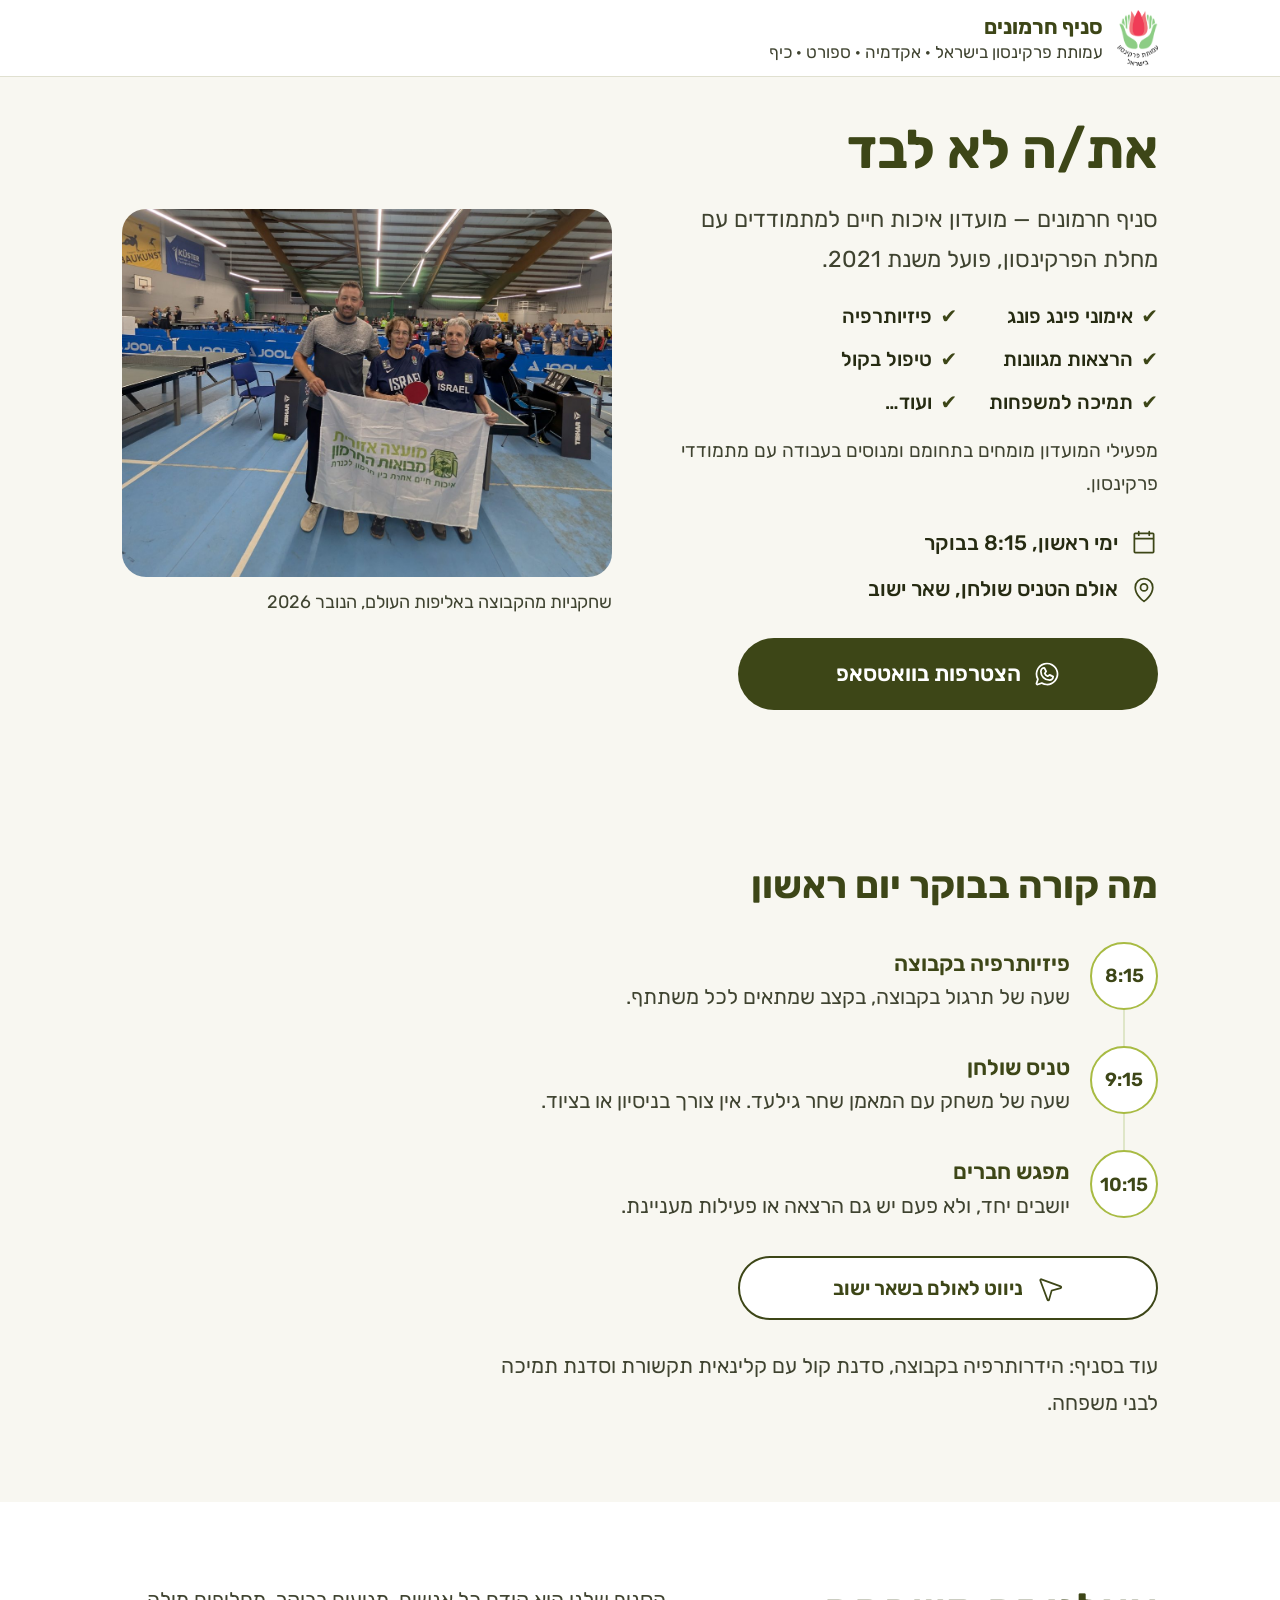
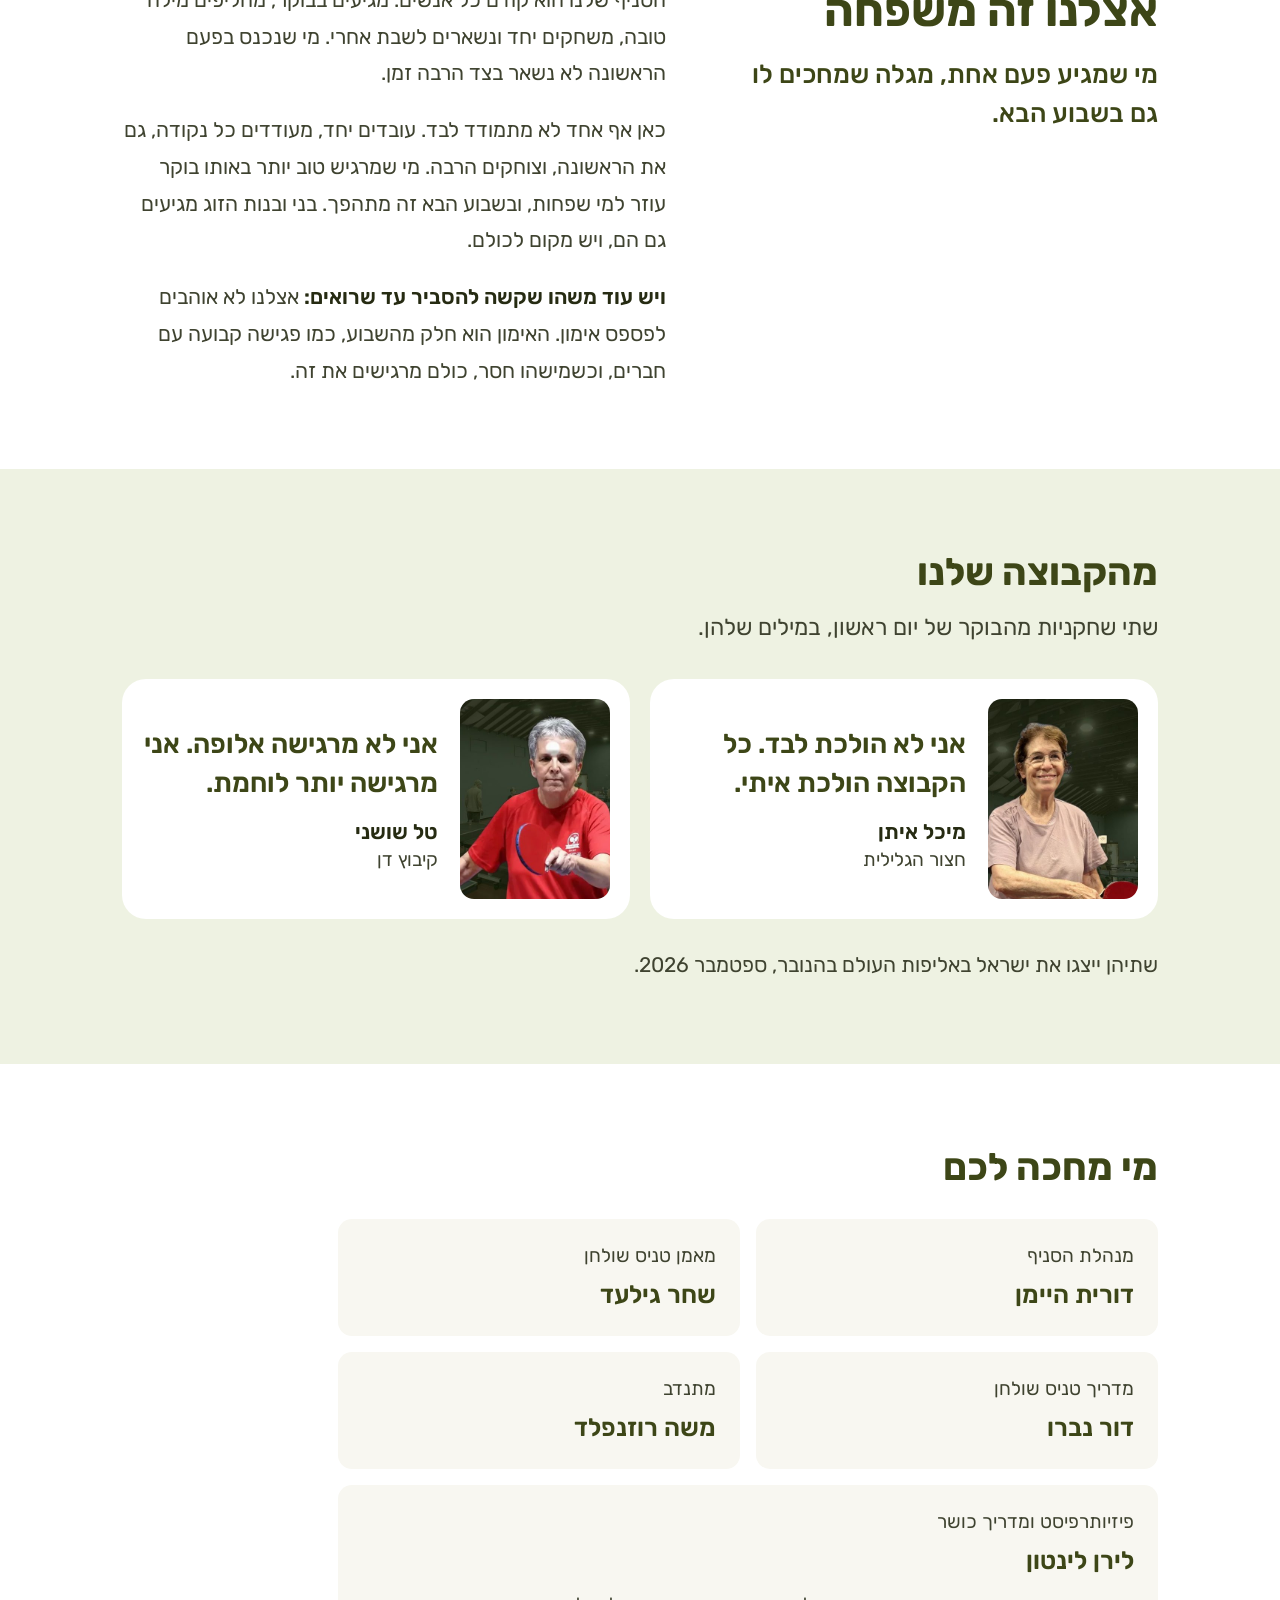
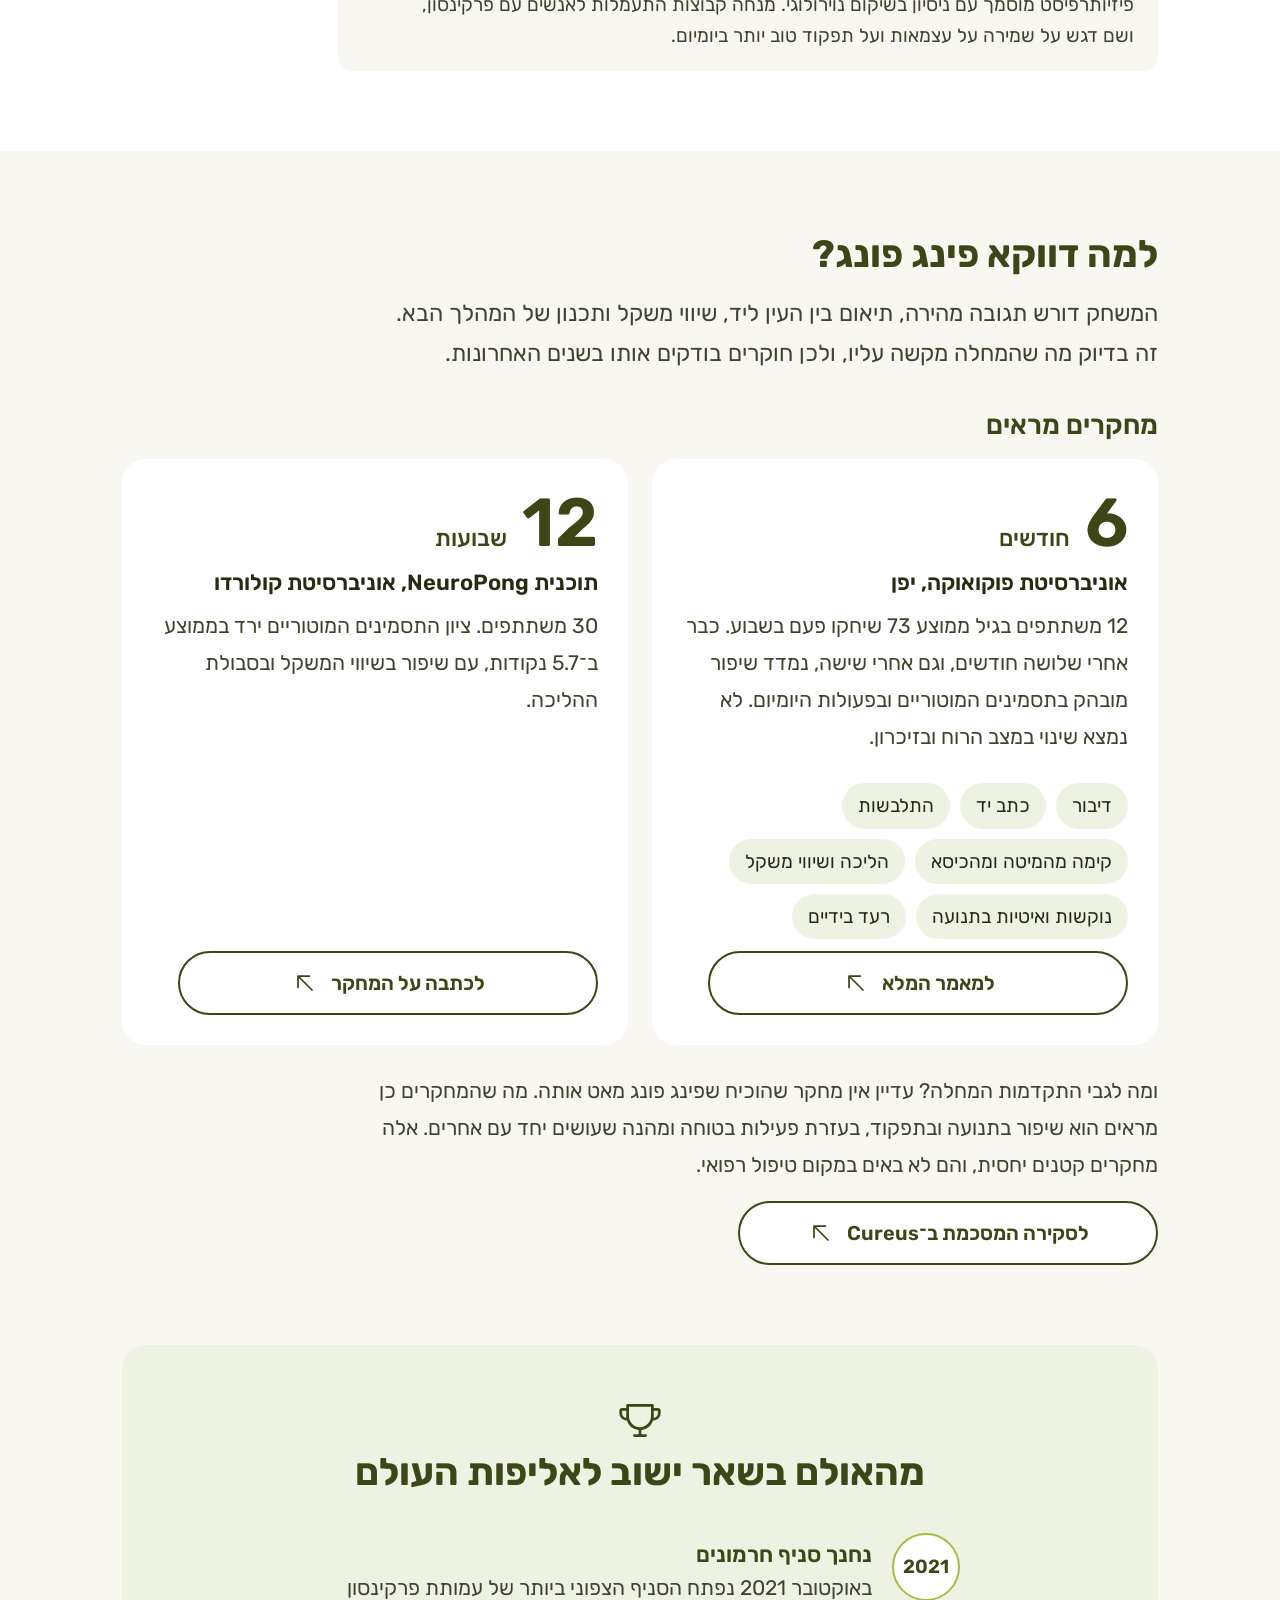
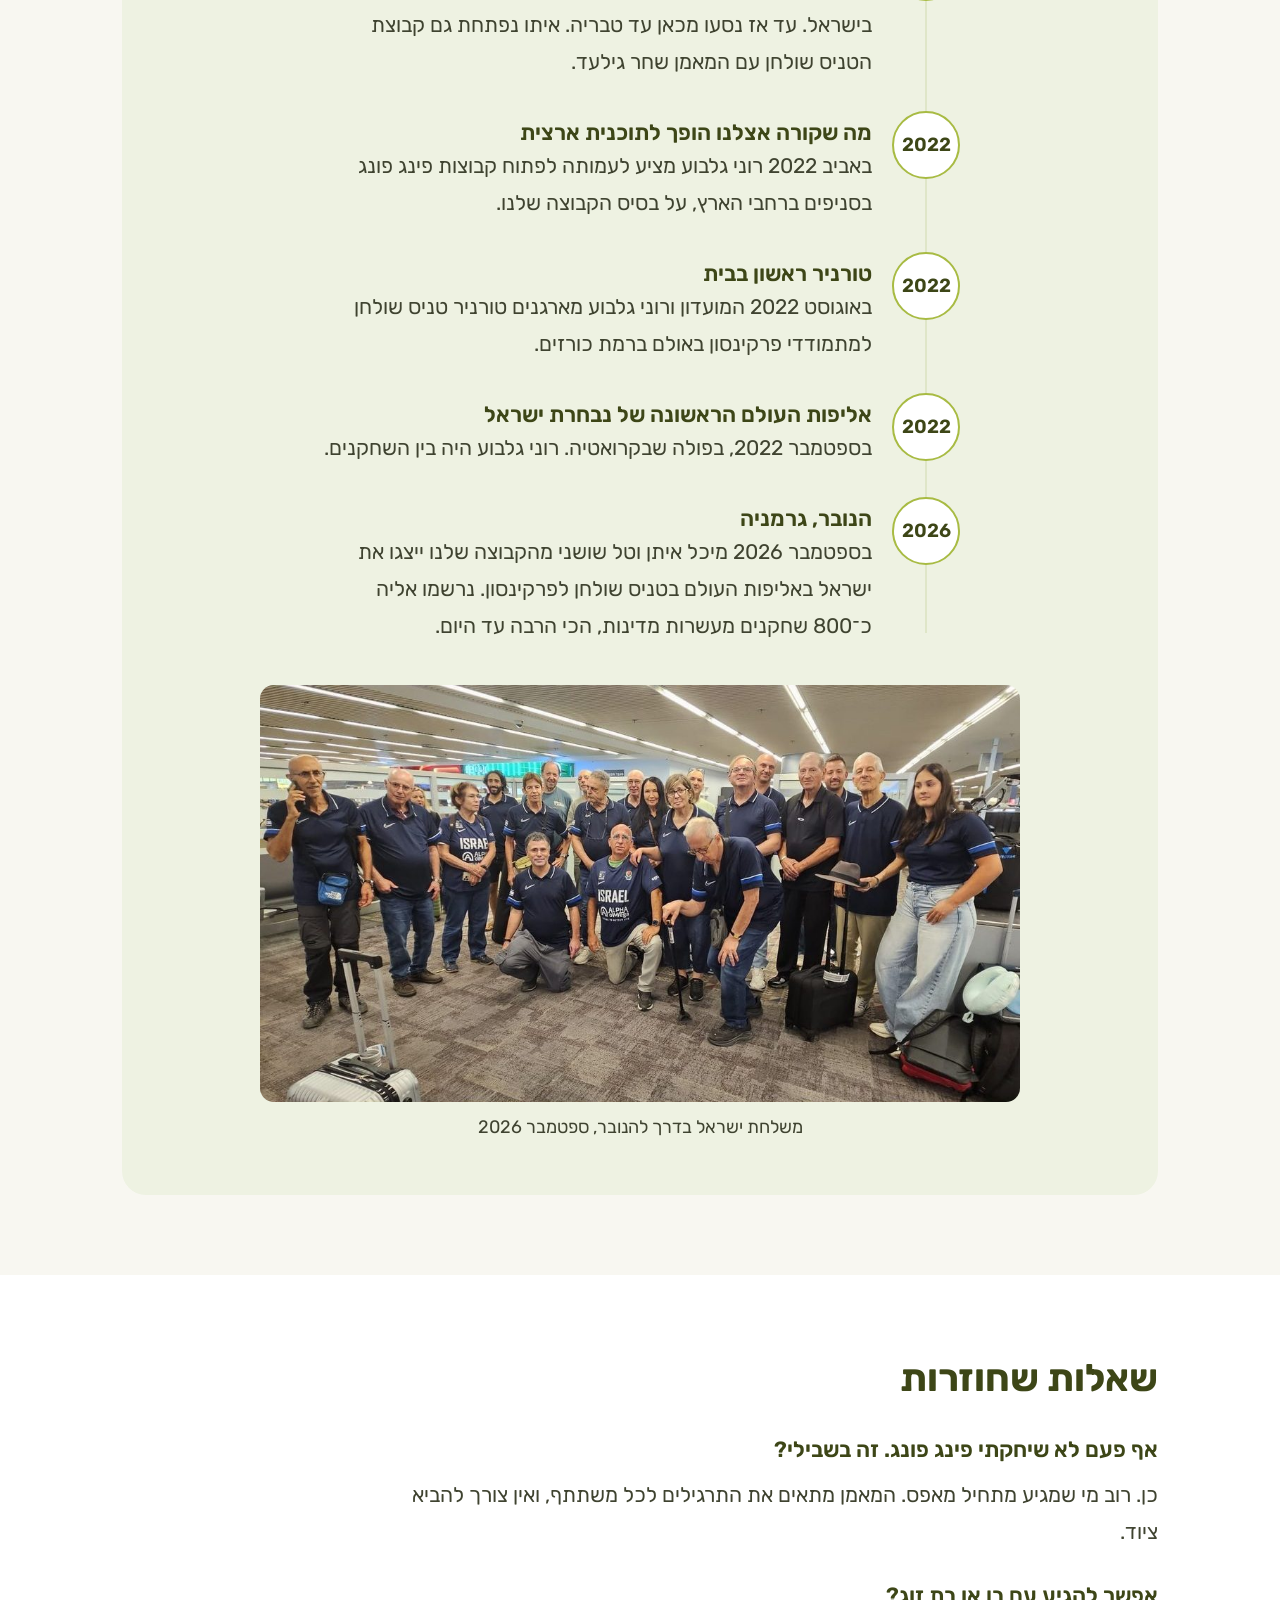
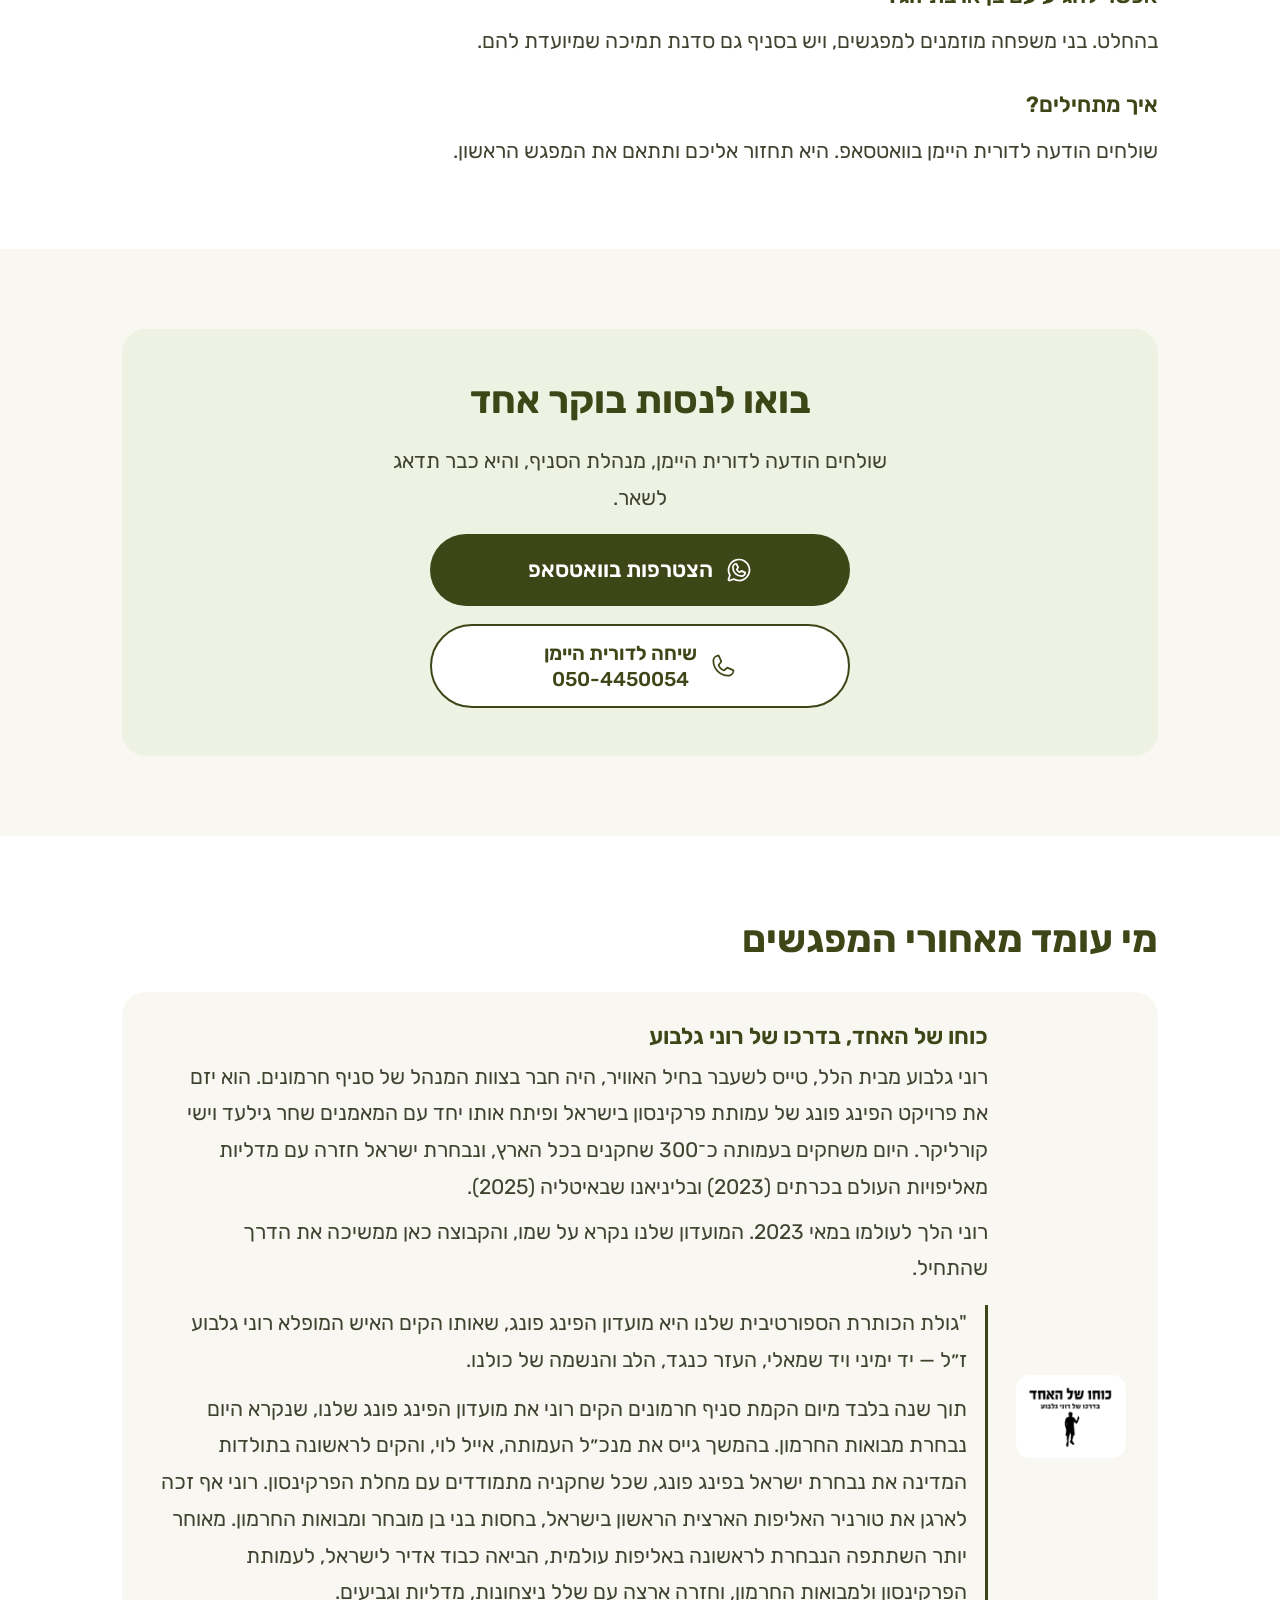
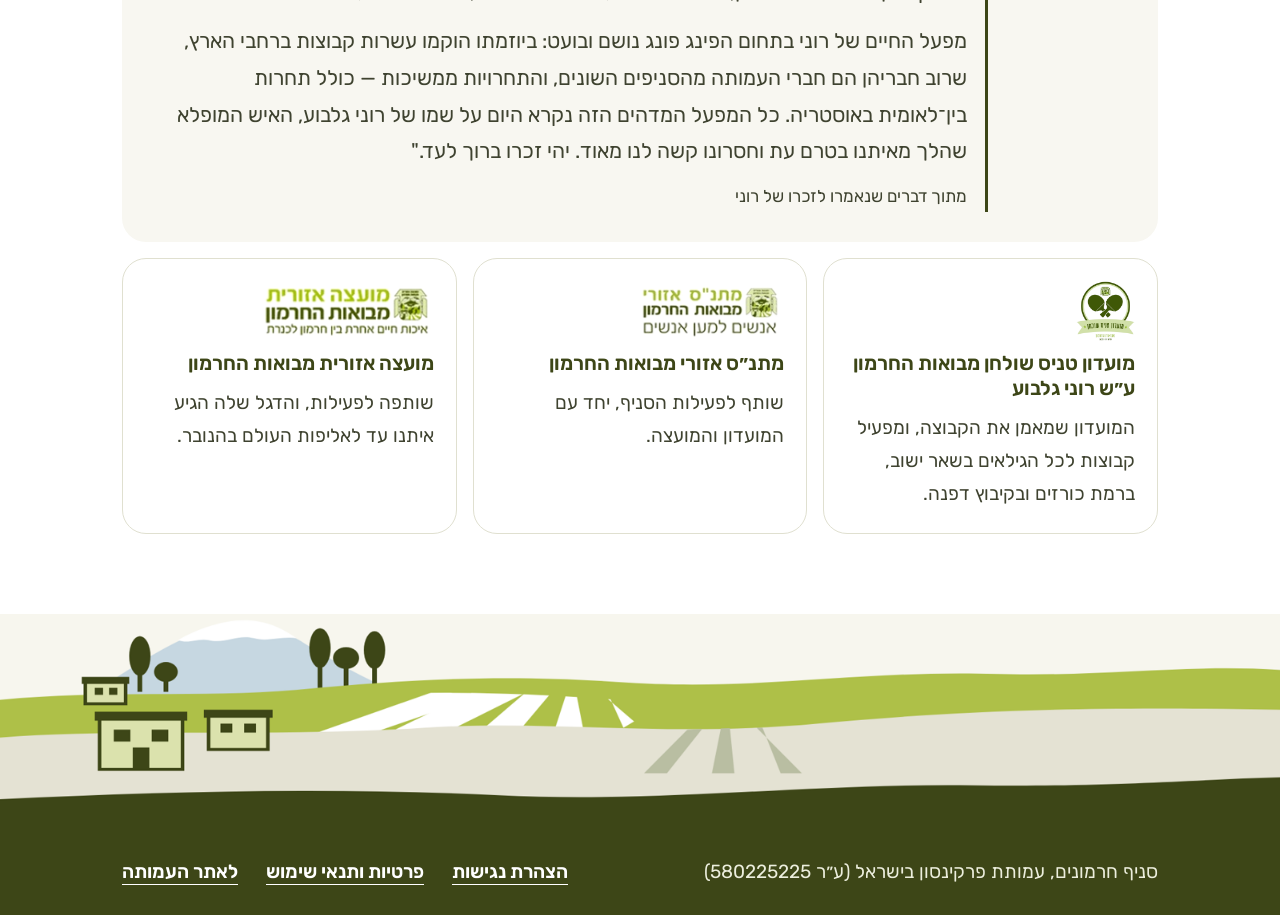
<file: index.html>
<!doctype html>
<html lang="he" dir="rtl">
<head>
<meta charset="utf-8">
<meta name="viewport" content="width=device-width, initial-scale=1">
<title>סניף חרמונים | עמותת פרקינסון בישראל</title>
<meta name="description" content="סניף חרמונים של עמותת פרקינסון בישראל, בשיתוף מועדון טניס שולחן מבואות החרמון, מתנ״ס אזורי מבואות החרמון והמועצה האזורית. פיזיותרפיה, טניס שולחן ומפגש חברים, כל יום ראשון באולם הטניס שולחן בשאר ישוב.">
<meta property="og:title" content="יש לכם מקום ליד השולחן | סניף חרמונים">
<meta property="og:description" content="פיזיותרפיה, טניס שולחן ומפגש חברים, כל יום ראשון באולם הטניס שולחן בשאר ישוב.">
<meta property="og:type" content="website">
<meta property="og:image" content="https://shahar1987.github.io/parkinson-hermonim/img/hannover.jpg">
<meta property="og:locale" content="he_IL">
<meta name="theme-color" content="#3d4617">
<link rel="stylesheet" href="fonts/rubik.css">
<link rel="preload" as="image" href="img/hannover.jpg">
<style>
/* Calm club palette. Built for readers with Parkinson's: one thing per screen, body text 7:1+,
   main actions 72px tall and full width on phones, no sticky bars, no motion, no tap-to-open content.
   Radius scale: 24px media and panels, 14px small cards, pill for buttons. */
:root{
  --olive:#3d4617; --olive-2:#4f5b1e; --ink:#262b12; --lime:#a8bb43; --sage:#eef2e2; --sage-2:#dfe6c8;
  --cream:#f8f7f1; --white:#ffffff; --stone:#3f4330; --line:#e0e0d0;
  --r-lg:24px; --r-sm:14px;
}
*{box-sizing:border-box}
html{-webkit-text-size-adjust:100%}
body{margin:0;background:var(--cream);color:var(--ink);font:400 21px/1.75 "Rubik",system-ui,sans-serif;-webkit-font-smoothing:antialiased}
@media (max-width:640px){body{font-size:20px}}
img{display:block;max-width:100%;height:auto}
h1,h2,h3,p,ul,ol,dl,dd{margin:0}
h1,h2,h3{font-weight:700;line-height:1.25;color:var(--olive)}
h2{font-size:clamp(28px,3.6vw,38px)}
h3{font-size:22px;font-weight:600}
a{color:var(--olive)}
.wrap{max-width:1080px;margin:0 auto;padding:0 22px}
.sec{padding:80px 0}
.lead{font-size:clamp(21px,2vw,23px);color:var(--stone);max-width:40ch}
.skip{position:absolute;right:-9999px}
.skip:focus{right:16px;top:16px;z-index:9;background:var(--white);padding:10px 16px}
:focus-visible{outline:3px solid var(--olive);outline-offset:3px;border-radius:8px}

/* buttons: big, plain, one look per job */
.btn{display:flex;align-items:center;justify-content:center;gap:12px;width:100%;max-width:420px;min-height:72px;padding:0 28px;border-radius:999px;background:var(--olive);color:var(--white);font:600 22px/1.2 "Rubik",sans-serif;text-decoration:none;text-align:center;cursor:pointer}
.btn:hover{background:var(--olive-2)}
.ic{width:1em;height:1em;flex:none;display:inline-block;vertical-align:middle}
.btn .ic{font-size:28px}
.btn.ghost{background:var(--white);color:var(--olive);border:2px solid var(--olive);min-height:64px;font-size:20px}
.btn.ghost:hover{background:var(--sage)}
.btn.call span{display:flex;flex-direction:column;line-height:1.3}
.btn.call small{font-size:20px;font-weight:500}
.btn.call{min-height:84px;padding-block:10px}
.link{display:inline-flex;align-items:center;min-height:52px;font-weight:600;text-underline-offset:6px}

/* header: only the association */
header{background:var(--white);border-bottom:1px solid var(--line)}
.brand{display:flex;align-items:center;gap:14px;min-height:76px;padding-block:10px}
.brand img{height:56px;width:auto}
.brand span{line-height:1.3;color:var(--stone);font-size:17px}
.brand b{display:block;font-size:21px;color:var(--olive)}

/* hero: headline, one sentence, when and where, one button */
.hero{padding:40px 0 72px}
.hero .wrap{display:grid;grid-template-columns:1fr 1fr;gap:56px;align-items:center}
.hero h1{font-size:clamp(34px,4.6vw,54px)}
.hero .lead{margin-top:14px}
.offer{list-style:none;padding:0;margin:20px 0 0;display:grid;grid-template-columns:repeat(2,auto);justify-content:start;gap:8px 32px;font-size:20px;font-weight:500}
.offer li::before{content:"✔";color:var(--olive);margin-left:8px}
.ops{margin-top:18px;font-size:19px}
.when{list-style:none;padding:0;margin:24px 0 30px;display:grid;gap:10px;font-size:21px;font-weight:500}
.when li{display:flex;gap:12px;align-items:center}
.when .ic{font-size:28px;color:var(--olive)}
.frame{margin:0}
.frame img{width:100%;aspect-ratio:4/3;object-fit:cover;border-radius:var(--r-lg)}
.frame figcaption{margin-top:10px;font-size:18px;color:var(--stone)}
@media (max-width:860px){.hero{padding:28px 0 56px}.hero .wrap{grid-template-columns:1fr;gap:40px}.btn{max-width:none}}

/* sunday morning: a real sequence */
.morning{background:var(--cream)}
.steps{list-style:none;padding:0;margin:32px 0;position:relative;max-width:640px}
.steps::before{content:"";position:absolute;top:12px;bottom:12px;right:33px;width:2px;background:var(--sage-2)}
.steps li{position:relative;display:grid;grid-template-columns:68px 1fr;gap:20px;padding-bottom:30px}
.steps li:last-child{padding-bottom:0}
.steps .t{z-index:1;width:68px;height:68px;border-radius:50%;background:var(--white);border:2px solid var(--lime);color:var(--olive);display:grid;place-items:center;font:600 19px/1 "Rubik",sans-serif}
.steps h3{margin-top:8px}
.steps p{color:var(--stone);margin-top:2px}
.also{margin-top:28px;color:var(--stone);max-width:52ch}

/* family */
.family{background:var(--white)}
.voices{background:var(--sage)}
.voices .lead{margin-top:10px}
.quotes{display:grid;grid-template-columns:repeat(2,minmax(0,1fr));gap:20px;margin-top:32px}
.quote{margin:0;background:var(--white);border-radius:var(--r-lg);padding:20px;display:grid;grid-template-columns:150px 1fr;gap:22px;align-items:center}
.quote img{width:150px;aspect-ratio:3/4;object-fit:cover;object-position:top;border-radius:var(--r-sm)}
.quote blockquote{margin:0;font:600 clamp(23px,2.3vw,27px)/1.45 "Rubik",sans-serif;color:var(--olive)}
.quote figcaption{margin-top:14px;color:var(--stone);font-size:19px;line-height:1.4}
.quote figcaption b{display:block;color:var(--ink);font-weight:600;font-size:21px}
@media (max-width:860px){.quotes{grid-template-columns:1fr}}
@media (max-width:420px){.quote{grid-template-columns:1fr}.quote img{width:100%;aspect-ratio:1/1;object-position:center 15%}}
@media (max-width:560px){.pride .card{padding:40px 16px}}
.family .wrap{display:grid;grid-template-columns:1fr 1.25fr;gap:56px;align-items:start}
.family h2{font-size:clamp(32px,4.2vw,46px)}
.family .big{margin-top:16px;font:500 clamp(22px,2.3vw,26px)/1.5 "Rubik",sans-serif;color:var(--olive)}
.family .text{display:grid;gap:20px;color:var(--stone);max-width:56ch}
.family .text b{color:var(--ink);font-weight:600}
@media (max-width:860px){.family .wrap{grid-template-columns:1fr;gap:20px}}

/* people: names and roles, no photos */
.people{background:var(--white)}
.team{list-style:none;padding:0;margin-top:28px;display:grid;grid-template-columns:repeat(2,minmax(0,1fr));gap:16px;max-width:820px}
.team li{background:var(--cream);border-radius:var(--r-sm);padding:20px 24px;display:flex;flex-direction:column}
.team .role{color:var(--stone);font-size:19px}
.team b{font-size:25px;font-weight:600;color:var(--olive)}
.team li p{margin-top:8px;color:var(--stone);font-size:19px;line-height:1.6}
.team li:last-child:nth-child(odd){grid-column:1/-1}
.team li:last-child:nth-child(odd){grid-column:1/-1}
.team li p{max-width:60ch}
@media (max-width:560px){.team{grid-template-columns:1fr}}

/* why table tennis */
.why .lead{margin-top:14px;max-width:52ch}
.studies-h{margin-top:36px;font-size:clamp(23px,2.2vw,27px);color:var(--olive)}
.studies{display:grid;grid-template-columns:repeat(2,minmax(0,1fr));gap:24px;margin-top:16px}
.study{background:var(--white);border-radius:var(--r-lg);padding:30px;display:flex;flex-direction:column;gap:12px}
.study .n{font:600 clamp(52px,6vw,68px)/1 "Rubik",sans-serif;color:var(--olive)}
.study .n small{font-size:23px;font-weight:500}
.study h3{color:var(--ink)}
.study p{color:var(--stone)}
.study .btn{margin-top:auto}
.chips{display:flex;flex-wrap:wrap;gap:10px}
.chip{padding:6px 16px;border-radius:999px;background:var(--sage);font-size:19px}
.note{margin-top:28px;color:var(--stone);max-width:62ch}
@media (max-width:760px){.studies{grid-template-columns:1fr}}

/* pride */
.pride{padding-top:0}
.pride .card{background:var(--sage);border-radius:var(--r-lg);padding:52px 24px;text-align:center}
.pride .ic{font-size:44px;color:var(--olive)}
.pride h2{max-width:24ch;margin:8px auto 0}
.nw{white-space:nowrap}
.pride .steps{margin:36px auto 0;text-align:right}
.deleg{margin:40px auto 0;max-width:760px}
.deleg img{width:100%;border-radius:var(--r-sm)}
.deleg figcaption{margin-top:10px;font-size:18px;color:var(--stone)}

/* faq: everything visible, nothing to tap open */
.faq-sec{background:var(--white)}
.faq{max-width:760px;margin-top:28px;display:grid;gap:8px}
.faq dt{font-weight:600;color:var(--olive);font-size:22px;margin-top:18px}
.faq dt:first-child{margin-top:0}
.faq dd{color:var(--stone)}

/* join */
.join{padding:80px 0}
.join .box{background:var(--sage);border-radius:var(--r-lg);padding:48px 40px;display:grid;justify-items:center;text-align:center;gap:18px}
.join p{color:var(--stone);max-width:40ch}
.join .btn{max-width:420px}
@media (max-width:640px){.join .box{padding:36px 20px}}

/* partners: bottom of the page, small equal logos */
.partners{background:var(--white)}
.roni{margin-top:28px;display:grid;grid-template-columns:auto 1fr;gap:28px;align-items:center;background:var(--cream);border-radius:var(--r-lg);padding:30px 32px}
.roni img{width:110px;background:var(--white);border-radius:var(--r-sm);padding:8px}
.roni blockquote{margin:18px 0 0;padding-right:18px;border-right:3px solid var(--olive)}
.roni blockquote p{margin:0 0 12px}
.roni blockquote footer{color:var(--stone);font-size:17px}
.roni h3{font-size:23px}
.roni p{margin-top:8px;color:var(--stone);max-width:62ch}
.orgs{display:grid;grid-template-columns:repeat(3,minmax(0,1fr));gap:16px;margin-top:16px}
.orgcard{border:1px solid var(--line);border-radius:var(--r-lg);padding:22px;display:flex;flex-direction:column;gap:10px}
.orgcard .lg{height:60px;display:flex;align-items:center}
.orgcard .lg img{max-height:60px;width:auto;max-width:100%}
.orgcard h3{font-size:20px}
.orgcard p{color:var(--stone);font-size:19px}
@media (max-width:900px){.roni{grid-template-columns:1fr;text-align:center;justify-items:center;padding:26px 20px}.orgs{grid-template-columns:1fr}}

footer .land{width:100%;height:auto}
footer .bar{background:var(--olive);color:#eceedd;padding:18px 0;font-size:19px}
footer .bar .wrap{display:flex;flex-wrap:wrap;gap:6px 32px;justify-content:space-between;align-items:center}
footer .bar a{color:var(--white)}
.foot-links{display:flex;flex-wrap:wrap;gap:0 28px}
</style>
</head>
<body>
<a class="skip" href="#main">דילוג לתוכן</a>

<header>
  <div class="wrap brand">
    <img src="img/logo-parkinson.png" width="207" height="280" alt="">
    <span><b>סניף חרמונים</b>עמותת פרקינסון בישראל · אקדמיה · ספורט · כיף</span>
  </div>
</header>

<main id="main">
  <section class="hero">
    <div class="wrap">
      <div>
        <h1>את/ה לא לבד</h1>
        <p class="lead">סניף חרמונים — מועדון איכות חיים למתמודדים עם מחלת הפרקינסון, פועל משנת 2021.</p>
        <ul class="offer">
          <li>אימוני פינג פונג</li>
          <li>פיזיותרפיה</li>
          <li>הרצאות מגוונות</li>
          <li>טיפול בקול</li>
          <li>תמיכה למשפחות</li>
          <li>ועוד…</li>
        </ul>
        <p class="lead ops">מפעילי המועדון מומחים בתחומם ומנוסים בעבודה עם מתמודדי פרקינסון.</p>
        <ul class="when">
          <li><svg class="ic" aria-hidden="true" focusable="false" xmlns="http://www.w3.org/2000/svg" viewBox="0 0 256 256" fill="currentColor"><path d="M208,32H184V24a8,8,0,0,0-16,0v8H88V24a8,8,0,0,0-16,0v8H48A16,16,0,0,0,32,48V208a16,16,0,0,0,16,16H208a16,16,0,0,0,16-16V48A16,16,0,0,0,208,32ZM72,48v8a8,8,0,0,0,16,0V48h80v8a8,8,0,0,0,16,0V48h24V80H48V48ZM208,208H48V96H208V208Z"/></svg>ימי ראשון, 8:15 בבוקר</li>
          <li><svg class="ic" aria-hidden="true" focusable="false" xmlns="http://www.w3.org/2000/svg" viewBox="0 0 256 256" fill="currentColor"><path d="M128,64a40,40,0,1,0,40,40A40,40,0,0,0,128,64Zm0,64a24,24,0,1,1,24-24A24,24,0,0,1,128,128Zm0-112a88.1,88.1,0,0,0-88,88c0,31.4,14.51,64.68,42,96.25a254.19,254.19,0,0,0,41.45,38.3,8,8,0,0,0,9.18,0A254.19,254.19,0,0,0,174,200.25c27.45-31.57,42-64.85,42-96.25A88.1,88.1,0,0,0,128,16Zm0,206c-16.53-13-72-60.75-72-118a72,72,0,0,1,144,0C200,161.23,144.53,209,128,222Z"/></svg>אולם הטניס שולחן, שאר ישוב</li>
        </ul>
        <a class="btn" href="https://wa.me/972504450054?text=%D7%A9%D7%9C%D7%95%D7%9D%20%D7%93%D7%95%D7%A8%D7%99%D7%AA%2C%20%D7%94%D7%92%D7%A2%D7%AA%D7%99%20%D7%9E%D7%94%D7%93%D7%A3%20%D7%A9%D7%9C%20%D7%A1%D7%A0%D7%99%D7%A3%20%D7%97%D7%A8%D7%9E%D7%95%D7%A0%D7%99%D7%9D%20%D7%95%D7%90%D7%A9%D7%9E%D7%97%20%D7%9C%D7%A9%D7%9E%D7%95%D7%A2%20%D7%A2%D7%9C%20%D7%94%D7%A6%D7%98%D7%A8%D7%A4%D7%95%D7%AA%20%D7%9C%D7%A4%D7%A2%D7%99%D7%9C%D7%95%D7%AA." target="_blank" rel="noopener"><svg class="ic" aria-hidden="true" focusable="false" xmlns="http://www.w3.org/2000/svg" viewBox="0 0 256 256" fill="currentColor"><path d="M187.58,144.84l-32-16a8,8,0,0,0-8,.5l-14.69,9.8a40.55,40.55,0,0,1-16-16l9.8-14.69a8,8,0,0,0,.5-8l-16-32A8,8,0,0,0,104,64a40,40,0,0,0-40,40,88.1,88.1,0,0,0,88,88,40,40,0,0,0,40-40A8,8,0,0,0,187.58,144.84ZM152,176a72.08,72.08,0,0,1-72-72A24,24,0,0,1,99.29,80.46l11.48,23L101,118a8,8,0,0,0-.73,7.51,56.47,56.47,0,0,0,30.15,30.15A8,8,0,0,0,138,155l14.61-9.74,23,11.48A24,24,0,0,1,152,176ZM128,24A104,104,0,0,0,36.18,176.88L24.83,210.93a16,16,0,0,0,20.24,20.24l34.05-11.35A104,104,0,1,0,128,24Zm0,192a87.87,87.87,0,0,1-44.06-11.81,8,8,0,0,0-6.54-.67L40,216,52.47,178.6a8,8,0,0,0-.66-6.54A88,88,0,1,1,128,216Z"/></svg>הצטרפות בוואטסאפ</a>
      </div>
      <figure class="frame">
        <img src="img/hannover.jpg" width="1200" height="893" fetchpriority="high" alt="המאמן שחר גילעד ושתי שחקניות מהקבוצה בחולצות נבחרת ישראל באולם אליפות העולם">
        <figcaption>שחקניות מהקבוצה באליפות העולם, הנובר 2026</figcaption>
      </figure>
    </div>
  </section>

  <section class="sec morning" id="morning">
    <div class="wrap">
      <h2>מה קורה בבוקר יום ראשון</h2>
      <ol class="steps">
        <li><span class="t">8:15</span><div><h3>פיזיותרפיה בקבוצה</h3><p>שעה של תרגול בקבוצה, בקצב שמתאים לכל משתתף.</p></div></li>
        <li><span class="t">9:15</span><div><h3>טניס שולחן</h3><p>שעה של משחק עם המאמן שחר גילעד. אין צורך בניסיון או בציוד.</p></div></li>
        <li><span class="t">10:15</span><div><h3>מפגש חברים</h3><p>יושבים יחד, ולא פעם יש גם הרצאה או פעילות מעניינת.</p></div></li>
      </ol>
      <a class="btn ghost" href="https://waze.com/ul?q=%D7%A9%D7%90%D7%A8%20%D7%99%D7%A9%D7%95%D7%91" target="_blank" rel="noopener"><svg class="ic" aria-hidden="true" focusable="false" xmlns="http://www.w3.org/2000/svg" viewBox="0 0 256 256" fill="currentColor"><path d="M237.33,106.21,61.41,41l-.16-.05A16,16,0,0,0,40.9,61.25a1,1,0,0,0,.05.16l65.26,175.92A15.77,15.77,0,0,0,121.28,248h.3a15.77,15.77,0,0,0,15-11.29l.06-.2,21.84-78,78-21.84.2-.06a16,16,0,0,0,.62-30.38ZM149.84,144.3a8,8,0,0,0-5.54,5.54L121.3,232l-.06-.17L56,56l175.82,65.22.16.06Z"/></svg>ניווט לאולם בשאר ישוב</a>
      <p class="also">עוד בסניף: הידרותרפיה בקבוצה, סדנת קול עם קלינאית תקשורת וסדנת תמיכה לבני משפחה.</p>
    </div>
  </section>

  <section class="sec family">
    <div class="wrap">
      <div>
        <h2>אצלנו זה משפחה</h2>
        <p class="big">מי שמגיע פעם אחת, מגלה שמחכים לו גם בשבוע הבא.</p>
      </div>
      <div class="text">
        <p>הסניף שלנו הוא קודם כל אנשים. מגיעים בבוקר, מחליפים מילה טובה, משחקים יחד ונשארים לשבת אחרי. מי שנכנס בפעם הראשונה לא נשאר בצד הרבה זמן.</p>
        <p>כאן אף אחד לא מתמודד לבד. עובדים יחד, מעודדים כל נקודה, גם את הראשונה, וצוחקים הרבה. מי שמרגיש טוב יותר באותו בוקר עוזר למי שפחות, ובשבוע הבא זה מתהפך. בני ובנות הזוג מגיעים גם הם, ויש מקום לכולם.</p>
        <p><b>ויש עוד משהו שקשה להסביר עד שרואים:</b> אצלנו לא אוהבים לפספס אימון. האימון הוא חלק מהשבוע, כמו פגישה קבועה עם חברים, וכשמישהו חסר, כולם מרגישים את זה.</p>
      </div>
    </div>
  </section>

  <section class="sec voices">
    <div class="wrap">
      <h2>מהקבוצה שלנו</h2>
      <p class="lead">שתי שחקניות מהבוקר של יום ראשון, במילים שלהן.</p>
      <div class="quotes">
        <figure class="quote">
          <img src="img/michal.jpg" width="406" height="736" loading="lazy" alt="מיכל איתן מחייכת ומחזיקה מחבט באולם">
          <div>
            <blockquote><p>אני לא הולכת לבד. כל הקבוצה הולכת איתי.</p></blockquote>
            <figcaption><b>מיכל איתן</b>חצור הגלילית</figcaption>
          </div>
        </figure>
        <figure class="quote">
          <img src="img/tal.jpg" width="406" height="534" loading="lazy" alt="טל שושני בחולצה אדומה מכה בכדור באולם">
          <div>
            <blockquote><p>אני לא מרגישה אלופה. אני מרגישה יותר לוחמת.</p></blockquote>
            <figcaption><b>טל שושני</b>קיבוץ דן</figcaption>
          </div>
        </figure>
      </div>
      <p class="also">שתיהן ייצגו את ישראל באליפות העולם בהנובר, ספטמבר 2026.</p>
    </div>
  </section>




  <section class="sec people">
    <div class="wrap">
      <h2>מי מחכה לכם</h2>
      <ul class="team">
        <li><span class="role">מנהלת הסניף</span><b>דורית היימן</b></li>
        <li><span class="role">מאמן טניס שולחן</span><b>שחר גילעד</b></li>
        <li><span class="role">מדריך טניס שולחן</span><b>דור נברו</b></li>
        <li><span class="role">מתנדב</span><b>משה רוזנפלד</b></li>
        <li><span class="role">פיזיותרפיסט ומדריך כושר</span><b>לירן לינטון</b><p>פיזיותרפיסט מוסמך עם ניסיון בשיקום נוירולוגי. מנחה קבוצות התעמלות לאנשים עם פרקינסון, ושם דגש על שמירה על עצמאות ועל תפקוד טוב יותר ביומיום.</p></li>
      </ul>
    </div>
  </section>

  <section class="sec why">
    <div class="wrap">
      <h2>למה דווקא פינג פונג?</h2>
      <p class="lead">המשחק דורש תגובה מהירה, תיאום בין העין ליד, שיווי משקל ותכנון של המהלך הבא. זה בדיוק מה שהמחלה מקשה עליו, ולכן חוקרים בודקים אותו בשנים האחרונות.</p>
      <h3 class="studies-h">מחקרים מראים</h3>
      <div class="studies">
        <article class="study">
          <div class="n">6 <small>חודשים</small></div>
          <h3>אוניברסיטת פוקואוקה, יפן</h3>
          <p>12 משתתפים בגיל ממוצע 73 שיחקו פעם בשבוע. כבר אחרי שלושה חודשים, וגם אחרי שישה, נמדד שיפור מובהק בתסמינים המוטוריים ובפעולות היומיום. לא נמצא שינוי במצב הרוח ובזיכרון.</p>
          <div class="chips" style="margin-top:16px">
            <span class="chip">דיבור</span><span class="chip">כתב יד</span><span class="chip">התלבשות</span><span class="chip">קימה מהמיטה ומהכיסא</span><span class="chip">הליכה ושיווי משקל</span><span class="chip">נוקשות ואיטיות בתנועה</span><span class="chip">רעד בידיים</span>
          </div>
          <a class="btn ghost" href="https://pmc.ncbi.nlm.nih.gov/articles/PMC8299968/" target="_blank" rel="noopener">למאמר המלא<svg class="ic" aria-hidden="true" focusable="false" xmlns="http://www.w3.org/2000/svg" viewBox="0 0 256 256" fill="currentColor"><path d="M197.66,197.66a8,8,0,0,1-11.32,0L72,83.31V168a8,8,0,0,1-16,0V64a8,8,0,0,1,8-8H168a8,8,0,0,1,0,16H83.31L197.66,186.34A8,8,0,0,1,197.66,197.66Z"/></svg></a>
        </article>
        <article class="study">
          <div class="n">12 <small>שבועות</small></div>
          <h3>תוכנית NeuroPong, אוניברסיטת קולורדו</h3>
          <p>30 משתתפים. ציון התסמינים המוטוריים ירד בממוצע ב־5.7 נקודות, עם שיפור בשיווי המשקל ובסבולת ההליכה.</p>
          <a class="btn ghost" href="https://nrtimes.co.uk/table-tennis-could-improve-balance-in-parkinsons-patients-study-ins25/" target="_blank" rel="noopener">לכתבה על המחקר<svg class="ic" aria-hidden="true" focusable="false" xmlns="http://www.w3.org/2000/svg" viewBox="0 0 256 256" fill="currentColor"><path d="M197.66,197.66a8,8,0,0,1-11.32,0L72,83.31V168a8,8,0,0,1-16,0V64a8,8,0,0,1,8-8H168a8,8,0,0,1,0,16H83.31L197.66,186.34A8,8,0,0,1,197.66,197.66Z"/></svg></a>
        </article>
      </div>
      <p class="note">ומה לגבי התקדמות המחלה? עדיין אין מחקר שהוכיח שפינג פונג מאט אותה. מה שהמחקרים כן מראים הוא שיפור בתנועה ובתפקוד, בעזרת פעילות בטוחה ומהנה שעושים יחד עם אחרים. אלה מחקרים קטנים יחסית, והם לא באים במקום טיפול רפואי.</p>
      <a class="btn ghost" style="margin-top:18px" href="https://www.ncbi.nlm.nih.gov/pmc/articles/PMC12686844/" target="_blank" rel="noopener">לסקירה המסכמת ב־Cureus<svg class="ic" aria-hidden="true" focusable="false" xmlns="http://www.w3.org/2000/svg" viewBox="0 0 256 256" fill="currentColor"><path d="M197.66,197.66a8,8,0,0,1-11.32,0L72,83.31V168a8,8,0,0,1-16,0V64a8,8,0,0,1,8-8H168a8,8,0,0,1,0,16H83.31L197.66,186.34A8,8,0,0,1,197.66,197.66Z"/></svg></a>
    </div>
  </section>

  <section class="sec pride">
    <div class="wrap">
      <div class="card">
        <svg class="ic" aria-hidden="true" focusable="false" xmlns="http://www.w3.org/2000/svg" viewBox="0 0 256 256" fill="currentColor"><path d="M232,64H208V48a8,8,0,0,0-8-8H56a8,8,0,0,0-8,8V64H24A16,16,0,0,0,8,80V96a40,40,0,0,0,40,40h3.65A80.13,80.13,0,0,0,120,191.61V216H96a8,8,0,0,0,0,16h64a8,8,0,0,0,0-16H136V191.58c31.94-3.23,58.44-25.64,68.08-55.58H208a40,40,0,0,0,40-40V80A16,16,0,0,0,232,64ZM48,120A24,24,0,0,1,24,96V80H48v32q0,4,.39,8Zm144-8.9c0,35.52-29,64.64-64,64.9a64,64,0,0,1-64-64V56H192ZM232,96a24,24,0,0,1-24,24h-.5a81.81,81.81,0,0,0,.5-8.9V80h24Z"/></svg>
        <h2>מהאולם בשאר ישוב לאליפות העולם</h2>
        <ol class="steps">
          <li><span class="t">2021</span><div><h3>נחנך סניף חרמונים</h3><p>באוקטובר 2021 נפתח הסניף הצפוני ביותר של עמותת פרקינסון בישראל. עד אז נסעו מכאן עד טבריה. איתו נפתחת גם קבוצת הטניס שולחן עם המאמן שחר גילעד.</p></div></li>
          <li><span class="t">2022</span><div><h3>מה שקורה אצלנו הופך לתוכנית ארצית</h3><p>באביב 2022 רוני גלבוע מציע לעמותה לפתוח קבוצות פינג פונג בסניפים ברחבי הארץ, על בסיס הקבוצה שלנו.</p></div></li>
          <li><span class="t">2022</span><div><h3>טורניר ראשון בבית</h3><p>באוגוסט 2022 המועדון ורוני גלבוע מארגנים טורניר טניס שולחן למתמודדי פרקינסון באולם ברמת כורזים.</p></div></li>
          <li><span class="t">2022</span><div><h3>אליפות העולם הראשונה של נבחרת ישראל</h3><p>בספטמבר 2022, בפולה שבקרואטיה. רוני גלבוע היה בין השחקנים.</p></div></li>
          <li><span class="t">2026</span><div><h3>הנובר, גרמניה</h3><p>בספטמבר 2026 מיכל איתן וטל שושני מהקבוצה שלנו ייצגו את ישראל באליפות העולם בטניס שולחן לפרקינסון. נרשמו אליה כ־800 שחקנים מעשרות מדינות, הכי הרבה עד היום.</p></div></li>
        </ol>
        <figure class="deleg">
          <img src="img/delegation.jpg" width="1080" height="593" loading="lazy" alt="משלחת ישראל, כעשרים וחמישה שחקנים ומלווים בחולצות כחולות, בשדה התעופה לפני הטיסה להנובר">
          <figcaption>משלחת ישראל בדרך להנובר, ספטמבר 2026</figcaption>
        </figure>
      </div>
    </div>
  </section>

  <section class="sec faq-sec">
    <div class="wrap">
      <h2>שאלות שחוזרות</h2>
      <dl class="faq">
        <dt>אף פעם לא שיחקתי פינג פונג. זה בשבילי?</dt>
        <dd>כן. רוב מי שמגיע מתחיל מאפס. המאמן מתאים את התרגילים לכל משתתף, ואין צורך להביא ציוד.</dd>
        <dt>אפשר להגיע עם בן או בת זוג?</dt>
        <dd>בהחלט. בני משפחה מוזמנים למפגשים, ויש בסניף גם סדנת תמיכה שמיועדת להם.</dd>
        <dt>איך מתחילים?</dt>
        <dd>שולחים הודעה לדורית היימן בוואטסאפ. היא תחזור אליכם ותתאם את המפגש הראשון.</dd>
      </dl>
    </div>
  </section>

  <section class="join" id="join">
    <div class="wrap">
      <div class="box">
        <h2>בואו לנסות בוקר אחד</h2>
        <p>שולחים הודעה לדורית היימן, מנהלת הסניף, והיא כבר תדאג לשאר.</p>
        <a class="btn" href="https://wa.me/972504450054?text=%D7%A9%D7%9C%D7%95%D7%9D%20%D7%93%D7%95%D7%A8%D7%99%D7%AA%2C%20%D7%94%D7%92%D7%A2%D7%AA%D7%99%20%D7%9E%D7%94%D7%93%D7%A3%20%D7%A9%D7%9C%20%D7%A1%D7%A0%D7%99%D7%A3%20%D7%97%D7%A8%D7%9E%D7%95%D7%A0%D7%99%D7%9D%20%D7%95%D7%90%D7%A9%D7%9E%D7%97%20%D7%9C%D7%A9%D7%9E%D7%95%D7%A2%20%D7%A2%D7%9C%20%D7%94%D7%A6%D7%98%D7%A8%D7%A4%D7%95%D7%AA%20%D7%9C%D7%A4%D7%A2%D7%99%D7%9C%D7%95%D7%AA." target="_blank" rel="noopener"><svg class="ic" aria-hidden="true" focusable="false" xmlns="http://www.w3.org/2000/svg" viewBox="0 0 256 256" fill="currentColor"><path d="M187.58,144.84l-32-16a8,8,0,0,0-8,.5l-14.69,9.8a40.55,40.55,0,0,1-16-16l9.8-14.69a8,8,0,0,0,.5-8l-16-32A8,8,0,0,0,104,64a40,40,0,0,0-40,40,88.1,88.1,0,0,0,88,88,40,40,0,0,0,40-40A8,8,0,0,0,187.58,144.84ZM152,176a72.08,72.08,0,0,1-72-72A24,24,0,0,1,99.29,80.46l11.48,23L101,118a8,8,0,0,0-.73,7.51,56.47,56.47,0,0,0,30.15,30.15A8,8,0,0,0,138,155l14.61-9.74,23,11.48A24,24,0,0,1,152,176ZM128,24A104,104,0,0,0,36.18,176.88L24.83,210.93a16,16,0,0,0,20.24,20.24l34.05-11.35A104,104,0,1,0,128,24Zm0,192a87.87,87.87,0,0,1-44.06-11.81,8,8,0,0,0-6.54-.67L40,216,52.47,178.6a8,8,0,0,0-.66-6.54A88,88,0,1,1,128,216Z"/></svg>הצטרפות בוואטסאפ</a>
        <a class="btn ghost call" href="tel:+972504450054"><svg class="ic" aria-hidden="true" focusable="false" xmlns="http://www.w3.org/2000/svg" viewBox="0 0 256 256" fill="currentColor"><path d="M222.37,158.46l-47.11-21.11-.13-.06a16,16,0,0,0-15.17,1.4,8.12,8.12,0,0,0-.75.56L134.87,160c-15.42-7.49-31.34-23.29-38.83-38.51l20.78-24.71c.2-.25.39-.5.57-.77a16,16,0,0,0,1.32-15.06l0-.12L97.54,33.64a16,16,0,0,0-16.62-9.52A56.26,56.26,0,0,0,32,80c0,79.4,64.6,144,144,144a56.26,56.26,0,0,0,55.88-48.92A16,16,0,0,0,222.37,158.46ZM176,208A128.14,128.14,0,0,1,48,80,40.2,40.2,0,0,1,82.87,40a.61.61,0,0,0,0,.12l21,47L83.2,111.86a6.13,6.13,0,0,0-.57.77,16,16,0,0,0-1,15.7c9.06,18.53,27.73,37.06,46.46,46.11a16,16,0,0,0,15.75-1.14,8.44,8.44,0,0,0,.74-.56L168.89,152l47,21.05h0s.08,0,.11,0A40.21,40.21,0,0,1,176,208Z"/></svg><span>שיחה לדורית היימן<small dir="ltr">050-4450054</small></span></a>
      </div>
    </div>
  </section>

  <section class="sec partners">
    <div class="wrap">
      <h2>מי עומד מאחורי המפגשים</h2>
      <div class="roni">
        <img src="img/logo-one.png" width="215" height="154" alt="כוחו של האחד, בדרכו של רוני גלבוע">
        <div>
          <h3>כוחו של האחד, בדרכו של רוני גלבוע</h3>
          <p>רוני גלבוע מבית הלל, טייס לשעבר בחיל האוויר, היה חבר בצוות המנהל של סניף חרמונים. הוא יזם את פרויקט הפינג פונג של עמותת פרקינסון בישראל ופיתח אותו יחד עם המאמנים שחר גילעד וישי קורליקר. היום משחקים בעמותה כ־300 שחקנים בכל הארץ, ונבחרת ישראל חזרה עם מדליות מאליפויות העולם בכרתים (2023) ובליניאנו שבאיטליה (2025).</p>
          <p>רוני הלך לעולמו במאי 2023. המועדון שלנו נקרא על שמו, והקבוצה כאן ממשיכה את הדרך שהתחיל.</p>
          <blockquote>
            <p>"גולת הכותרת הספורטיבית שלנו היא מועדון הפינג פונג, שאותו הקים האיש המופלא רוני גלבוע ז״ל — יד ימיני ויד שמאלי, העזר כנגד, הלב והנשמה של כולנו.</p>
            <p>תוך שנה בלבד מיום הקמת סניף חרמונים הקים רוני את מועדון הפינג פונג שלנו, שנקרא היום נבחרת מבואות החרמון. בהמשך גייס את מנכ״ל העמותה, אייל לוי, והקים לראשונה בתולדות המדינה את נבחרת ישראל בפינג פונג, שכל שחקניה מתמודדים עם מחלת הפרקינסון. רוני אף זכה לארגן את טורניר האליפות הארצית הראשון בישראל, בחסות בני בן מובחר ומבואות החרמון. מאוחר יותר השתתפה הנבחרת לראשונה באליפות עולמית, הביאה כבוד אדיר לישראל, לעמותת הפרקינסון ולמבואות החרמון, וחזרה ארצה עם שלל ניצחונות, מדליות וגביעים.</p>
            <p>מפעל החיים של רוני בתחום הפינג פונג נושם ובועט: ביוזמתו הוקמו עשרות קבוצות ברחבי הארץ, שרוב חבריהן הם חברי העמותה מהסניפים השונים, והתחרויות ממשיכות — כולל תחרות בין־לאומית באוסטריה. כל המפעל המדהים הזה נקרא היום על שמו של רוני גלבוע, האיש המופלא שהלך מאיתנו בטרם עת וחסרונו קשה לנו מאוד. יהי זכרו ברוך לעד."</p>
            <footer>מתוך דברים שנאמרו לזכרו של רוני</footer>
          </blockquote>
        </div>
      </div>

      <div class="orgs">
        <article class="orgcard">
          <div class="lg"><img src="img/logo-club.png" width="391" height="400" loading="lazy" alt="מועדון טניס שולחן מבואות החרמון ע״ש רוני גלבוע"></div>
          <h3>מועדון טניס שולחן מבואות החרמון ע״ש רוני גלבוע</h3>
          <p>המועדון שמאמן את הקבוצה, ומפעיל קבוצות לכל הגילאים בשאר ישוב, ברמת כורזים ובקיבוץ דפנה.</p>
        </article>
        <article class="orgcard">
          <div class="lg"><img src="img/logo-matnas.png" width="320" height="130" loading="lazy" alt="מתנ״ס אזורי מבואות החרמון"></div>
          <h3>מתנ״ס אזורי מבואות החרמון</h3>
          <p>שותף לפעילות הסניף, יחד עם המועדון והמועצה.</p>
        </article>
        <article class="orgcard">
          <div class="lg"><img src="img/logo-council.png" width="375" height="130" loading="lazy" alt="מועצה אזורית מבואות החרמון"></div>
          <h3>מועצה אזורית מבואות החרמון</h3>
          <p>שותפה לפעילות, והדגל שלה הגיע איתנו עד לאליפות העולם בהנובר.</p>
        </article>
      </div>
    </div>
  </section>
</main>

<footer>
  <img class="land" src="img/landscape.png" width="1600" height="267" loading="lazy" alt="">
  <div class="bar">
    <div class="wrap">
      <span>סניף חרמונים, עמותת פרקינסון בישראל <span class="nw">(ע״ר 580225225)</span></span>
      <nav aria-label="מידע על האתר" class="foot-links">
        <a class="link" href="accessibility.html">הצהרת נגישות</a>
        <a class="link" href="privacy.html">פרטיות ותנאי שימוש</a>
        <a class="link" href="https://www.parkinson.org.il/" target="_blank" rel="noopener">לאתר העמותה</a>
      </nav>
    </div>
  </div>
</footer>


</body>
</html>
</file>
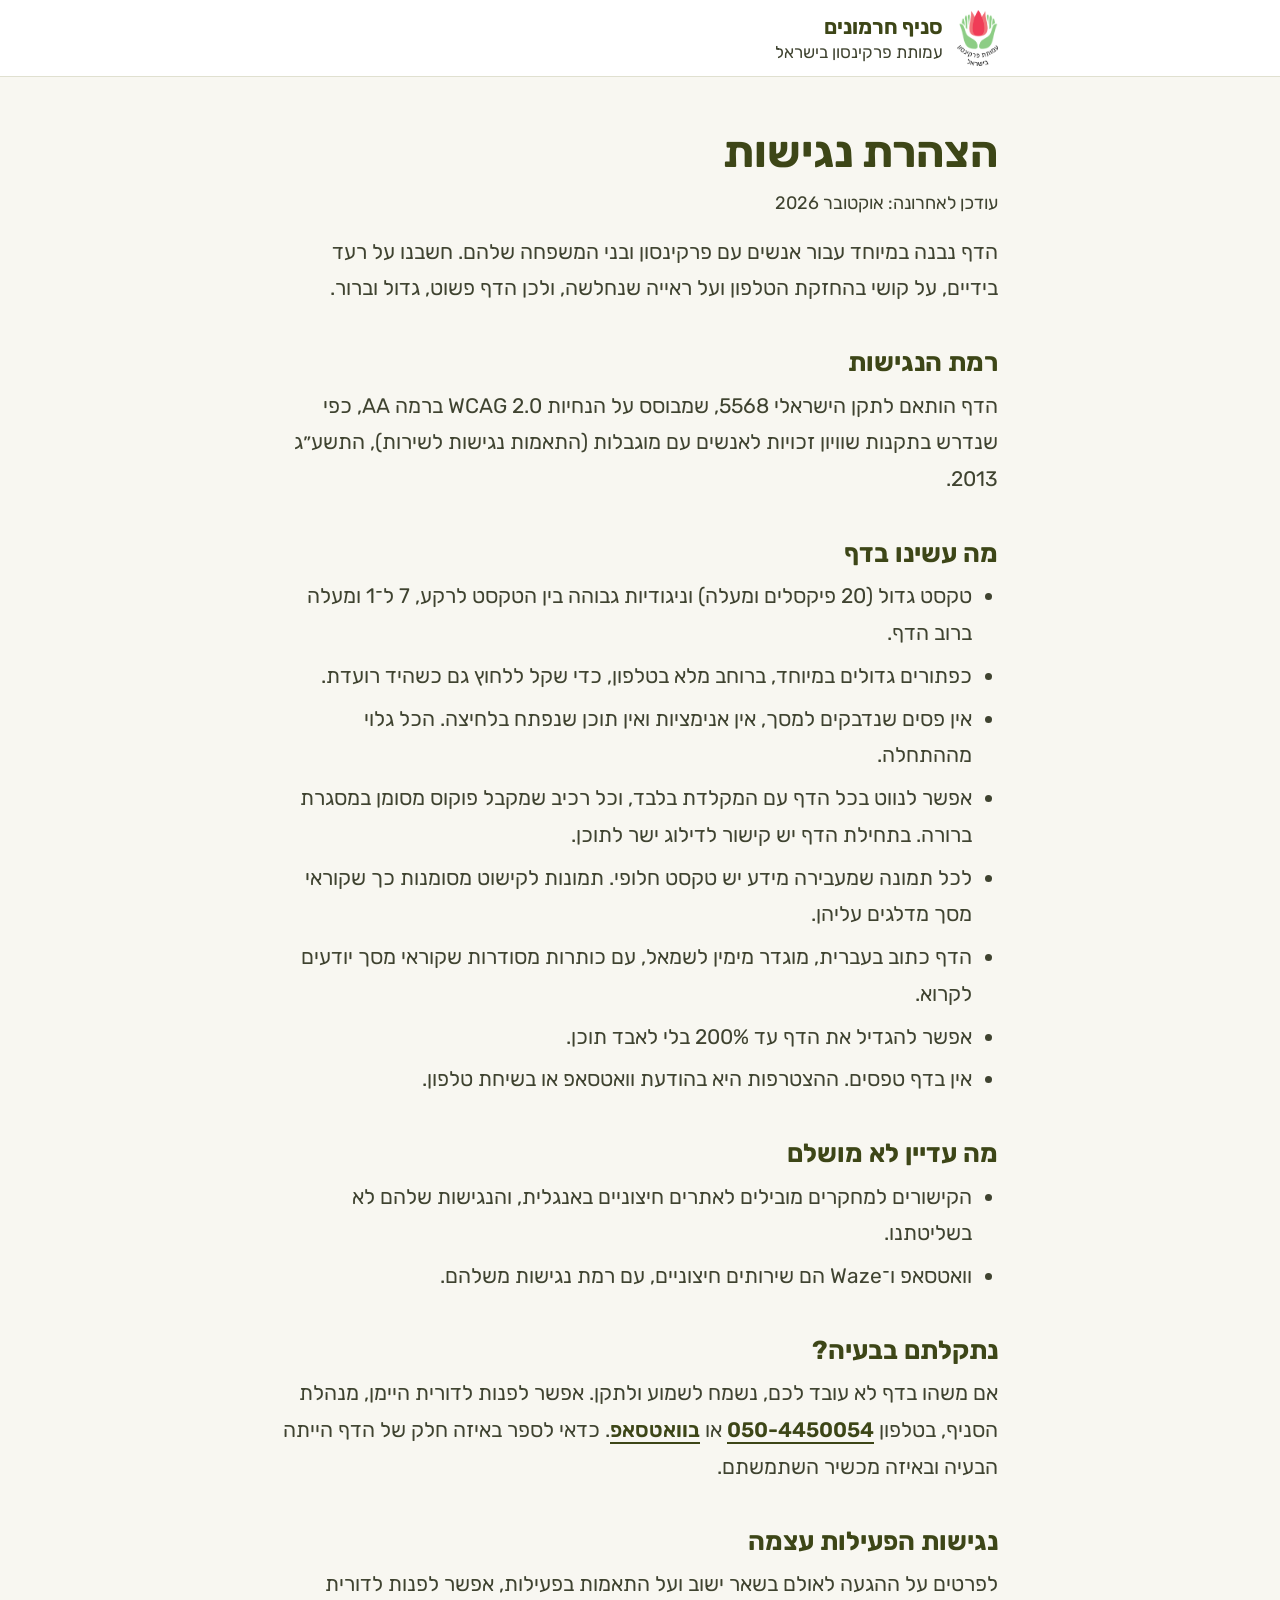
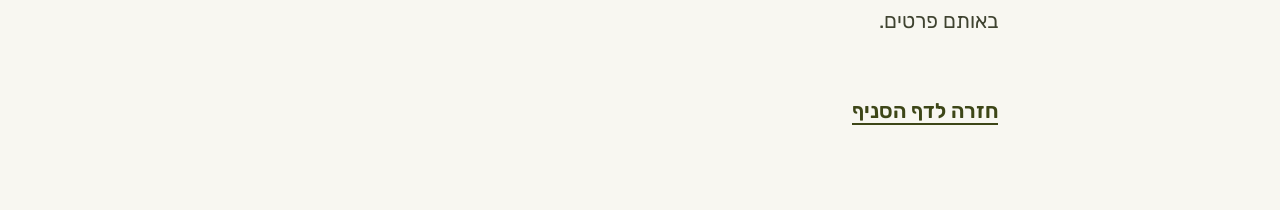
<file: accessibility.html>
<!doctype html>
<html lang="he" dir="rtl">
<head>
<meta charset="utf-8">
<meta name="viewport" content="width=device-width, initial-scale=1">
<title>הצהרת נגישות | סניף חרמונים</title>
<link rel="stylesheet" href="fonts/rubik.css">
<style>
:root{--olive:#3d4617;--ink:#262b12;--stone:#3f4330;--cream:#f8f7f1;--white:#fff;--line:#e0e0d0}
*{box-sizing:border-box}
body{margin:0;background:var(--cream);color:var(--ink);font:400 21px/1.75 "Rubik",system-ui,sans-serif}
@media (max-width:640px){body{font-size:20px}}
.wrap{max-width:760px;margin:0 auto;padding:0 22px}
header{background:var(--white);border-bottom:1px solid var(--line)}
header .wrap{display:flex;align-items:center;gap:14px;min-height:76px;padding-block:10px}
header img{height:56px;width:auto}
header span{line-height:1.3;color:var(--stone);font-size:17px}
header b{display:block;font-size:21px;color:var(--olive)}
main{padding:48px 0 72px}
h1,h2{color:var(--olive);line-height:1.25}
h1{font-size:clamp(32px,4.4vw,44px);margin:0 0 8px}
h2{font-size:26px;margin:40px 0 8px}
p,ul{margin:0 0 14px;color:var(--stone)}
ul{padding-inline-start:26px}
li{margin-bottom:6px}
a{color:var(--olive);font-weight:600;text-underline-offset:5px}
.back{display:inline-flex;align-items:center;min-height:52px;margin-top:32px}
.meta{font-size:18px}
:focus-visible{outline:3px solid var(--olive);outline-offset:3px;border-radius:6px}
</style>
</head>
<body>
<header><div class="wrap"><img src="img/logo-parkinson.png" width="207" height="280" alt=""><span><b>סניף חרמונים</b>עמותת פרקינסון בישראל</span></div></header>
<main>
<div class="wrap">
<h1>הצהרת נגישות</h1>
<p class="meta">עודכן לאחרונה: אוקטובר 2026</p>

<p>הדף נבנה במיוחד עבור אנשים עם פרקינסון ובני המשפחה שלהם. חשבנו על רעד בידיים, על קושי בהחזקת הטלפון ועל ראייה שנחלשה, ולכן הדף פשוט, גדול וברור.</p>

<h2>רמת הנגישות</h2>
<p>הדף הותאם לתקן הישראלי 5568, שמבוסס על הנחיות WCAG 2.0 ברמה AA, כפי שנדרש בתקנות שוויון זכויות לאנשים עם מוגבלות (התאמות נגישות לשירות), התשע״ג 2013.</p>

<h2>מה עשינו בדף</h2>
<ul>
  <li>טקסט גדול (20 פיקסלים ומעלה) וניגודיות גבוהה בין הטקסט לרקע, 7 ל־1 ומעלה ברוב הדף.</li>
  <li>כפתורים גדולים במיוחד, ברוחב מלא בטלפון, כדי שקל ללחוץ גם כשהיד רועדת.</li>
  <li>אין פסים שנדבקים למסך, אין אנימציות ואין תוכן שנפתח בלחיצה. הכל גלוי מההתחלה.</li>
  <li>אפשר לנווט בכל הדף עם המקלדת בלבד, וכל רכיב שמקבל פוקוס מסומן במסגרת ברורה. בתחילת הדף יש קישור לדילוג ישר לתוכן.</li>
  <li>לכל תמונה שמעבירה מידע יש טקסט חלופי. תמונות לקישוט מסומנות כך שקוראי מסך מדלגים עליהן.</li>
  <li>הדף כתוב בעברית, מוגדר מימין לשמאל, עם כותרות מסודרות שקוראי מסך יודעים לקרוא.</li>
  <li>אפשר להגדיל את הדף עד 200% בלי לאבד תוכן.</li>
  <li>אין בדף טפסים. ההצטרפות היא בהודעת וואטסאפ או בשיחת טלפון.</li>
</ul>

<h2>מה עדיין לא מושלם</h2>
<ul>
  <li>הקישורים למחקרים מובילים לאתרים חיצוניים באנגלית, והנגישות שלהם לא בשליטתנו.</li>
  <li>וואטסאפ ו־Waze הם שירותים חיצוניים, עם רמת נגישות משלהם.</li>
</ul>

<h2>נתקלתם בבעיה?</h2>
<p>אם משהו בדף לא עובד לכם, נשמח לשמוע ולתקן. אפשר לפנות לדורית היימן, מנהלת הסניף, בטלפון <a href="tel:+972504450054" dir="ltr">050-4450054</a> או <a href="https://wa.me/972504450054" target="_blank" rel="noopener">בוואטסאפ</a>. כדאי לספר באיזה חלק של הדף הייתה הבעיה ובאיזה מכשיר השתמשתם.</p>

<h2>נגישות הפעילות עצמה</h2>
<p>לפרטים על ההגעה לאולם בשאר ישוב ועל התאמות בפעילות, אפשר לפנות לדורית באותם פרטים.</p>
<a class="back" href="./">חזרה לדף הסניף</a>
</div>
</main>
</body>
</html>
</file>
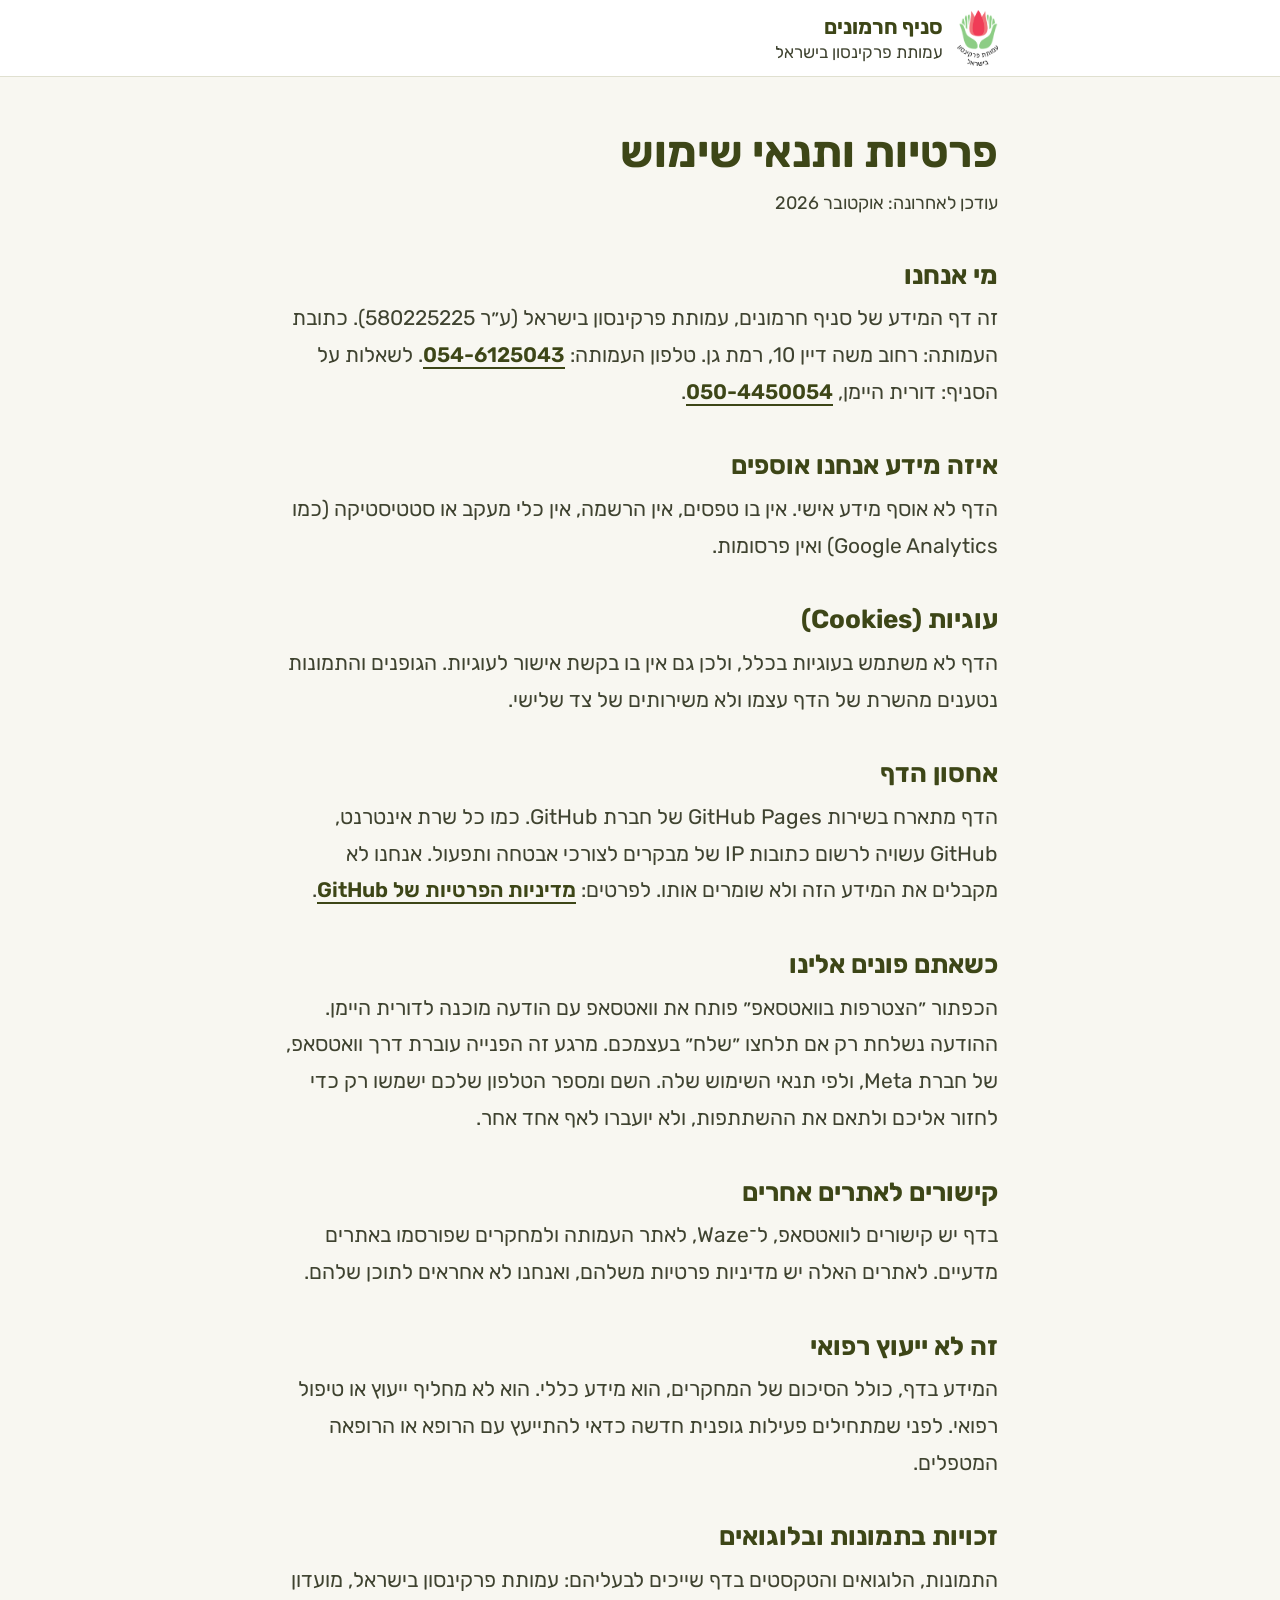
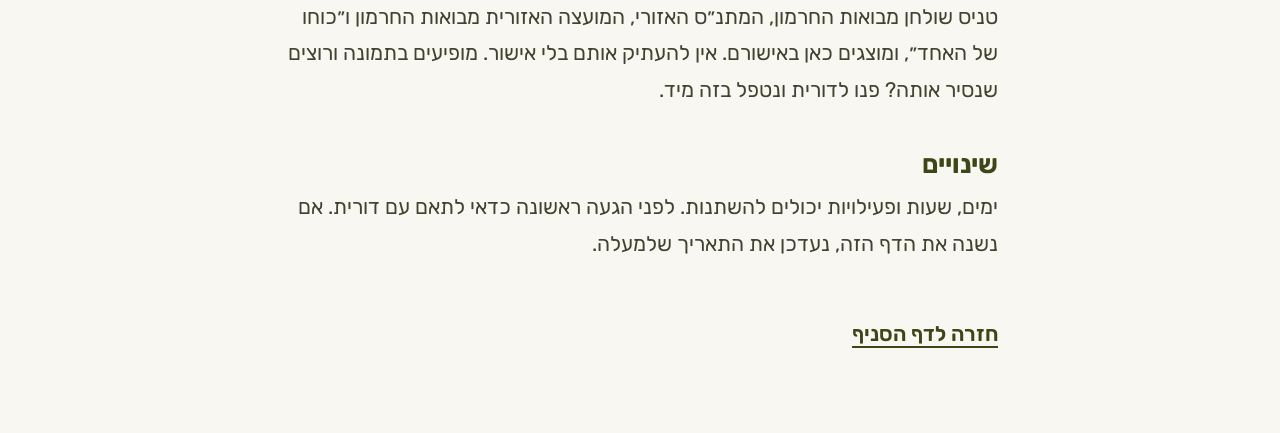
<file: privacy.html>
<!doctype html>
<html lang="he" dir="rtl">
<head>
<meta charset="utf-8">
<meta name="viewport" content="width=device-width, initial-scale=1">
<title>פרטיות ותנאי שימוש | סניף חרמונים</title>
<link rel="stylesheet" href="fonts/rubik.css">
<style>
:root{--olive:#3d4617;--ink:#262b12;--stone:#3f4330;--cream:#f8f7f1;--white:#fff;--line:#e0e0d0}
*{box-sizing:border-box}
body{margin:0;background:var(--cream);color:var(--ink);font:400 21px/1.75 "Rubik",system-ui,sans-serif}
@media (max-width:640px){body{font-size:20px}}
.wrap{max-width:760px;margin:0 auto;padding:0 22px}
header{background:var(--white);border-bottom:1px solid var(--line)}
header .wrap{display:flex;align-items:center;gap:14px;min-height:76px;padding-block:10px}
header img{height:56px;width:auto}
header span{line-height:1.3;color:var(--stone);font-size:17px}
header b{display:block;font-size:21px;color:var(--olive)}
main{padding:48px 0 72px}
h1,h2{color:var(--olive);line-height:1.25}
h1{font-size:clamp(32px,4.4vw,44px);margin:0 0 8px}
h2{font-size:26px;margin:40px 0 8px}
p,ul{margin:0 0 14px;color:var(--stone)}
ul{padding-inline-start:26px}
li{margin-bottom:6px}
a{color:var(--olive);font-weight:600;text-underline-offset:5px}
.back{display:inline-flex;align-items:center;min-height:52px;margin-top:32px}
.meta{font-size:18px}
:focus-visible{outline:3px solid var(--olive);outline-offset:3px;border-radius:6px}
</style>
</head>
<body>
<header><div class="wrap"><img src="img/logo-parkinson.png" width="207" height="280" alt=""><span><b>סניף חרמונים</b>עמותת פרקינסון בישראל</span></div></header>
<main>
<div class="wrap">
<h1>פרטיות ותנאי שימוש</h1>
<p class="meta">עודכן לאחרונה: אוקטובר 2026</p>

<h2>מי אנחנו</h2>
<p>זה דף המידע של סניף חרמונים, עמותת פרקינסון בישראל (ע״ר 580225225). כתובת העמותה: רחוב משה דיין 10, רמת גן. טלפון העמותה: <a href="tel:+972546125043" dir="ltr">054-6125043</a>. לשאלות על הסניף: דורית היימן, <a href="tel:+972504450054" dir="ltr">050-4450054</a>.</p>

<h2>איזה מידע אנחנו אוספים</h2>
<p>הדף לא אוסף מידע אישי. אין בו טפסים, אין הרשמה, אין כלי מעקב או סטטיסטיקה (כמו Google Analytics) ואין פרסומות.</p>

<h2>עוגיות (Cookies)</h2>
<p>הדף לא משתמש בעוגיות בכלל, ולכן גם אין בו בקשת אישור לעוגיות. הגופנים והתמונות נטענים מהשרת של הדף עצמו ולא משירותים של צד שלישי.</p>

<h2>אחסון הדף</h2>
<p>הדף מתארח בשירות GitHub Pages של חברת GitHub. כמו כל שרת אינטרנט, GitHub עשויה לרשום כתובות IP של מבקרים לצורכי אבטחה ותפעול. אנחנו לא מקבלים את המידע הזה ולא שומרים אותו. לפרטים: <a href="https://docs.github.com/en/site-policy/privacy-policies/github-general-privacy-statement" target="_blank" rel="noopener">מדיניות הפרטיות של GitHub</a>.</p>

<h2>כשאתם פונים אלינו</h2>
<p>הכפתור ״הצטרפות בוואטסאפ״ פותח את וואטסאפ עם הודעה מוכנה לדורית היימן. ההודעה נשלחת רק אם תלחצו ״שלח״ בעצמכם. מרגע זה הפנייה עוברת דרך וואטסאפ, של חברת Meta, ולפי תנאי השימוש שלה. השם ומספר הטלפון שלכם ישמשו רק כדי לחזור אליכם ולתאם את ההשתתפות, ולא יועברו לאף אחד אחר.</p>

<h2>קישורים לאתרים אחרים</h2>
<p>בדף יש קישורים לוואטסאפ, ל־Waze, לאתר העמותה ולמחקרים שפורסמו באתרים מדעיים. לאתרים האלה יש מדיניות פרטיות משלהם, ואנחנו לא אחראים לתוכן שלהם.</p>

<h2>זה לא ייעוץ רפואי</h2>
<p>המידע בדף, כולל הסיכום של המחקרים, הוא מידע כללי. הוא לא מחליף ייעוץ או טיפול רפואי. לפני שמתחילים פעילות גופנית חדשה כדאי להתייעץ עם הרופא או הרופאה המטפלים.</p>

<h2>זכויות בתמונות ובלוגואים</h2>
<p>התמונות, הלוגואים והטקסטים בדף שייכים לבעליהם: עמותת פרקינסון בישראל, מועדון טניס שולחן מבואות החרמון, המתנ״ס האזורי, המועצה האזורית מבואות החרמון ו״כוחו של האחד״, ומוצגים כאן באישורם. אין להעתיק אותם בלי אישור. מופיעים בתמונה ורוצים שנסיר אותה? פנו לדורית ונטפל בזה מיד.</p>

<h2>שינויים</h2>
<p>ימים, שעות ופעילויות יכולים להשתנות. לפני הגעה ראשונה כדאי לתאם עם דורית. אם נשנה את הדף הזה, נעדכן את התאריך שלמעלה.</p>
<a class="back" href="./">חזרה לדף הסניף</a>
</div>
</main>
</body>
</html>
</file>
<file: fonts/rubik.css>
/* rubik-hebrew-400-normal */
@font-face {
  font-family: 'Rubik';
  font-style: normal;
  font-display: swap;
  font-weight: 400;
  src: url(rubik-hebrew-400-normal.woff2) format('woff2');
}/* rubik-latin-400-normal */
@font-face {
  font-family: 'Rubik';
  font-style: normal;
  font-display: swap;
  font-weight: 400;
  src: url(rubik-latin-400-normal.woff2) format('woff2');
}/* rubik-hebrew-500-normal */
@font-face {
  font-family: 'Rubik';
  font-style: normal;
  font-display: swap;
  font-weight: 500;
  src: url(rubik-hebrew-500-normal.woff2) format('woff2');
}/* rubik-latin-500-normal */
@font-face {
  font-family: 'Rubik';
  font-style: normal;
  font-display: swap;
  font-weight: 500;
  src: url(rubik-latin-500-normal.woff2) format('woff2');
}/* rubik-hebrew-600-normal */
@font-face {
  font-family: 'Rubik';
  font-style: normal;
  font-display: swap;
  font-weight: 600;
  src: url(rubik-hebrew-600-normal.woff2) format('woff2');
}/* rubik-latin-600-normal */
@font-face {
  font-family: 'Rubik';
  font-style: normal;
  font-display: swap;
  font-weight: 600;
  src: url(rubik-latin-600-normal.woff2) format('woff2');
}/* rubik-hebrew-700-normal */
@font-face {
  font-family: 'Rubik';
  font-style: normal;
  font-display: swap;
  font-weight: 700;
  src: url(rubik-hebrew-700-normal.woff2) format('woff2');
}/* rubik-latin-700-normal */
@font-face {
  font-family: 'Rubik';
  font-style: normal;
  font-display: swap;
  font-weight: 700;
  src: url(rubik-latin-700-normal.woff2) format('woff2');
}
</file>
